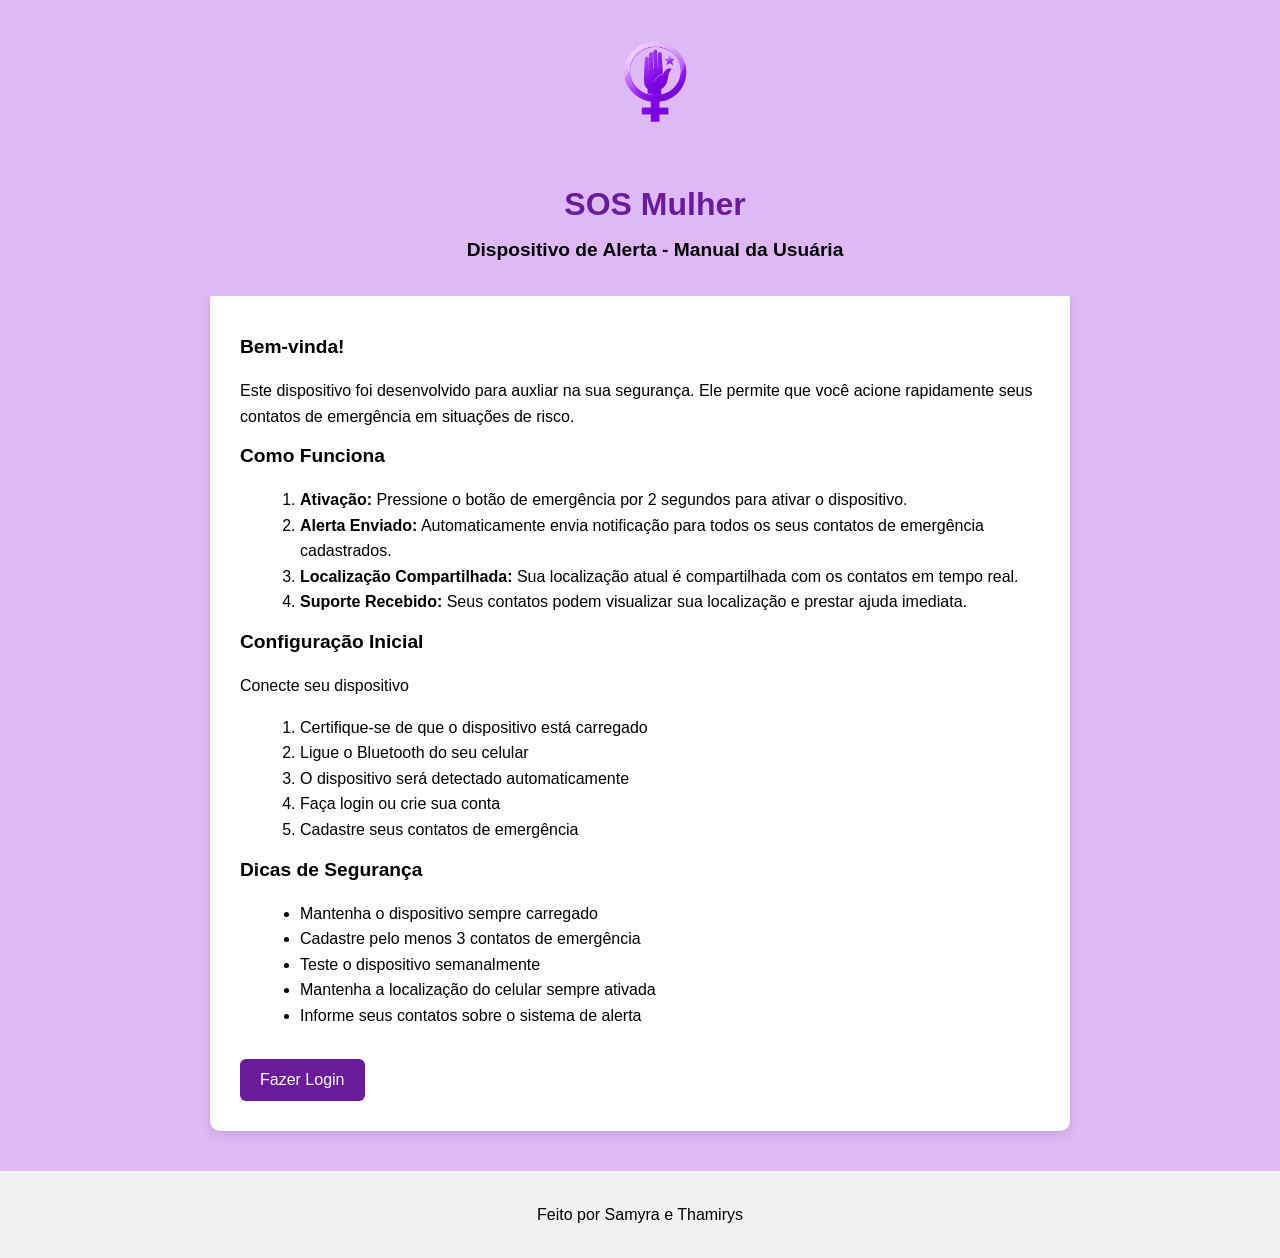
<file: index.html>
<!DOCTYPE html>
<html lang="pt-BR">
<head>
  <meta charset="UTF-8">
  <title>SOS Mulher</title>
  <link rel="stylesheet" href="css/style.css">
</head>
<body>

  <header>
    <img src="imagens/logo2.png" alt="Logo do site" width="250" height="200">
    <h1>SOS Mulher</h1>
    <h2>Dispositivo de Alerta - Manual da Usuária</h2>
  </header>


  <main class="container">
    <section>
      <h2>Bem-vinda!</h2>
      <p>Este dispositivo foi desenvolvido para auxliar na sua segurança. Ele permite que você acione rapidamente seus contatos de emergência em situações de risco.</p>
    </section>

    <section>
      <h2>Como Funciona</h2>
      <ol>
        <li><strong>Ativação:</strong> Pressione o botão de emergência por 2 segundos para ativar o dispositivo.</li>
        <li><strong>Alerta Enviado:</strong> Automaticamente envia notificação para todos os seus contatos de emergência cadastrados.</li>
        <li><strong>Localização Compartilhada:</strong> Sua localização atual é compartilhada com os contatos em tempo real.</li>
        <li><strong>Suporte Recebido:</strong> Seus contatos podem visualizar sua localização e prestar ajuda imediata.</li>
      </ol>
    </section>

    <section>
      <h2>Configuração Inicial</h2>
      <p>Conecte seu dispositivo</p>
      <ol>
        <li>Certifique-se de que o dispositivo está carregado</li>
        <li>Ligue o Bluetooth do seu celular</li>
        <li>O dispositivo será detectado automaticamente</li>
        <li>Faça login ou crie sua conta</li>
        <li>Cadastre seus contatos de emergência</li>
      </ol>
    </section>

    <section>
      <h2>Dicas de Segurança</h2>
      <ul>
        <li>Mantenha o dispositivo sempre carregado</li>
        <li>Cadastre pelo menos 3 contatos de emergência</li>
        <li>Teste o dispositivo semanalmente</li>
        <li>Mantenha a localização do celular sempre ativada</li>
        <li>Informe seus contatos sobre o sistema de alerta</li>
      </ul>
    </section>

    <section class="buttons">
      <a href="login.html">
        <button>Fazer Login</button>
      </a>
    </section>
  </main>


  <footer>
    <p>Feito por Samyra e Thamirys</p>
  </footer>
</body>
</html>
</file>
<file: css/style.css>
/* Variáveis de cores */
:root {
  --cor-principal: #6a1b9a;
  --cor-secundaria: #4a148c;
  --cor-fundo: #deb9f5;
  --cor-texto: #000000;
  --cor-header: #000000;
  --cor-aviso: #fff3cd;
  --cor-aviso-borda: #ffeeba;
  --cor-container: #fff;
  --cor-footer: #f1f1f1;
  --cor-lista: #f9f9fb;
}

/* Estrutura geral */
body {
  font-family: Arial, sans-serif;
  background-color: var(--cor-fundo);
  color: var(--cor-texto);
  margin: 0;
  padding: 0;
  padding-top: 250px;
}

/* Header fixo no topo */
header {
  background-color: var(--cor-fundo);
  color: var(--cor-header);
  padding: 15px;
  text-align: center;
  position: fixed;   
  top: 0;
  left: 0;
  width: 100%;
  z-index: 1000;     
}

header img {
  display: block;
  margin: 0 auto 10px;
  width: 150px;
  height: auto;
}

/* Menu horizontal */
nav ul {
  list-style: none;
  padding: 0;
  margin: 10px 0 0;
  display: flex;
  justify-content: center;
  gap: 20px;
}

nav a {
  color: var(--cor-principal);
  text-decoration: none;
  font-weight: bold;
}

nav a:hover {
  text-decoration: underline;
}

/* Container padrão */
.container, .login-box, .contacts-container {
  max-width: 800px;
  margin: 40px auto;
  background: var(--cor-container);
  padding: 30px;
  border-radius: 10px;
  box-shadow: 0 4px 10px rgba(0,0,0,0.1);
}

h1 {
  color: var(--cor-principal);
  margin-bottom: 5px;
}

h2 {
  color: #000000;
  font-size: 1.2em;
  margin-bottom: 20px;
}

p, li {
  line-height: 1.6;
}

ol, ul {
  margin-left: 20px;
}

/* Botões */
.buttons {
  display: flex;
  gap: 15px;
  margin-top: 30px;
}

button {
  background-color: var(--cor-principal);
  color: #fff;
  border: none;
  padding: 12px 20px;
  border-radius: 6px;
  cursor: pointer;
  font-size: 1em;
  transition: background 0.3s;
}

button:hover {
  background-color: var(--cor-secundaria);
}

/* Login */
.login-box {
  max-width: 400px;
  margin: 80px auto;
  background: var(--cor-container);
  padding: 40px;
  border-radius: 10px;
  box-shadow: 0 4px 10px rgba(0,0,0,0.1);
  text-align: center;
}

.login-box input {
  width: 100%;
  padding: 12px;
  margin: 10px 0;
  border: 1px solid #ccc;
  border-radius: 6px;
}

.login-box .links {
  margin-top: 15px;
  font-size: 0.9em;
}

.login-box .links a {
  display: block;
  color: var(--cor-principal);
  text-decoration: none;
  margin: 0 5px;
}

.login-box button {
  width: 100%;
  margin-top: 15px;
  background-color: var(--cor-principal);
  color: #fff;
  border: none;
  padding: 12px;
  border-radius: 6px;
  cursor: pointer;
  font-size: 1em;
}

.login-box button:hover {
  background-color: var(--cor-secundaria);
}

/* Contatos */
.warning {
  background: var(--cor-aviso);
  padding: 15px;
  border-radius: 6px;
  margin-bottom: 20px;
  border: 1px solid var(--cor-aviso-borda);
}

.contacts-container {
  text-align: center;
}

.contacts-container img {
  display: block;
  margin: 0 auto 20px;
}

.contacts-container h2 {
  margin: 10px 0;
  color: var(--cor-principal);
}

.contacts-container p {
  margin: 5px 0 20px;
  font-size: 1.1em;
  color: var(--cor-texto);
}

.contacts-grid {
  display: flex;
  gap: 30px;
}

.contacts-grid .form, .contacts-grid .list {
  flex: 1;
}

.contacts-grid input {
  width: 100%;
  padding: 10px;
  margin: 8px 0;
  border: 1px solid #ccc;
  border-radius: 6px;
}

.contacts-grid button {
  width: 100%;
  margin-top: 10px;
}

.list {
  background: var(--cor-lista);
  padding: 15px;
  border-radius: 6px;
  border: 1px solid #ddd;
}

/* Bluetooth */
.bluetooth-box {
  background: #e6f4ea; 
  border: 1px solid #b7e1cd;
  padding: 20px;
  border-radius: 8px;
  margin-top: 100px;
  max-width: 400px;
  text-align: center;
}

#status-bluetooth {
  margin-top: 10px;
  font-weight: bold;
}

.status-conectado {
  color: #2e7d32;
}

.status-desconectado {
  color: #c62828;
}

.status-erro {
  color: #ff9800;
}

#btn-bluetooth {
  background: var(--cor-principal);
  color: #fff;
  border: none;
  padding: 12px 20px;
  border-radius: 6px;
  cursor: pointer;
  font-size: 1em;
  transition: background 0.3s;
}

#btn-bluetooth:hover {
  background: var(--cor-principal);
}

/* Footer */
footer {
  background-color: var(--cor-footer);
  text-align: center;
  padding: 15px;
  margin-top: 30px;
}

footer a {
  color: var(--cor-principal);
  text-decoration: none;
}
</file>
